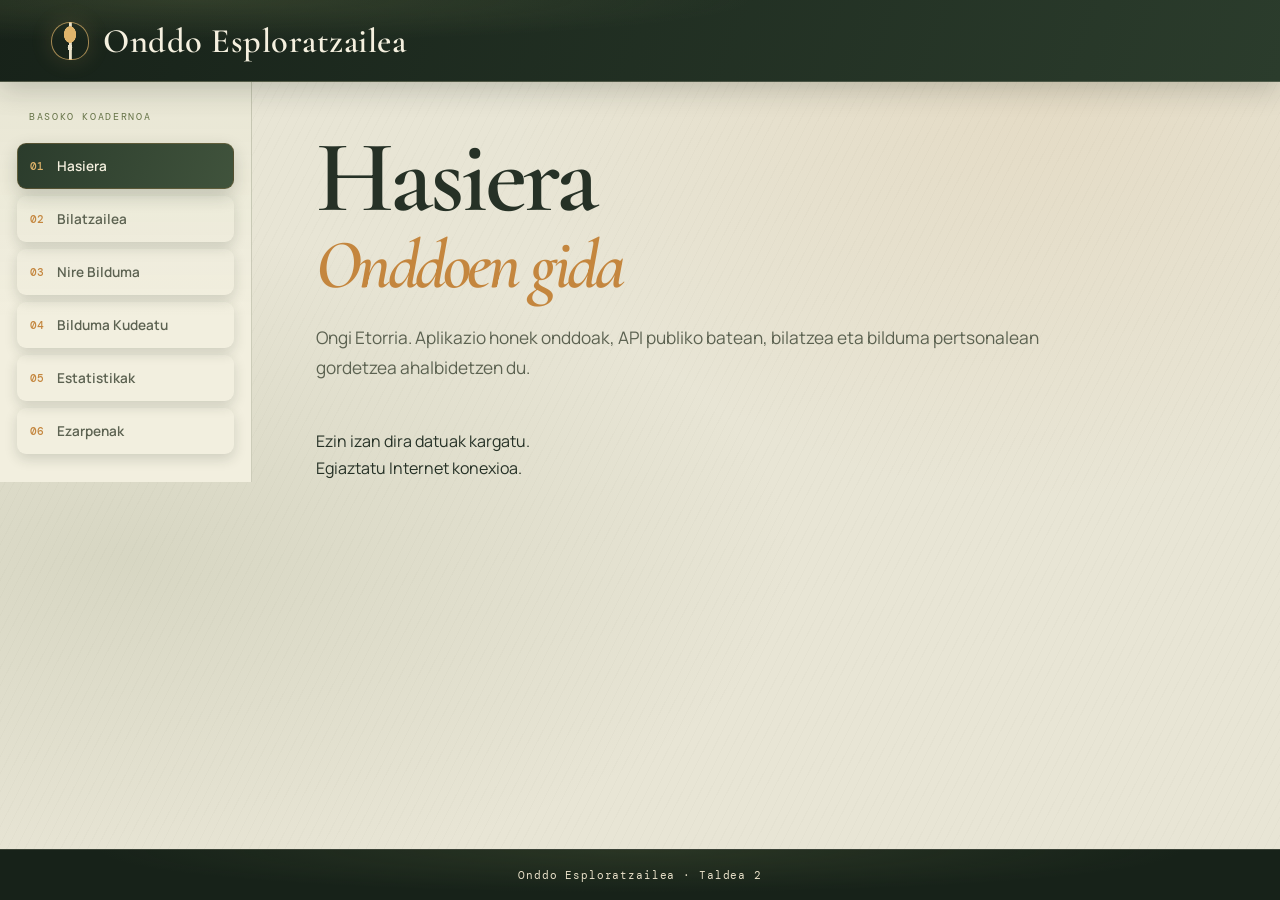
<file: index.html>
<!DOCTYPE html>
<html lang="eu">
<head>
  <meta charset="UTF-8">
  <meta name="viewport" content="width=device-width, initial-scale=1.0">
  <title>Onddo esploratzailea</title>
  <link rel="stylesheet" href="css/styles.css">
</head>
<body>

  <header id="goiburua">
    <h1>Onddo Esploratzailea</h1>
  </header>

  <div id="biltegi-nagusia">

    <nav id="menu-nagusia">
      <button data-seccion="hasiera" class="active">Hasiera</button>
      <button data-seccion="bilatzaile">Bilatzailea</button>
      <button data-seccion="bilduma">Nire Bilduma</button>
      <button data-seccion="kudeatuBilduma">Bilduma Kudeatu</button>
      <button data-seccion="estatistikak">Estatistikak</button>
      <button data-seccion="ezarpenak">Ezarpenak</button>
    </nav>

    <main>
      <section id="atala-hasiera" class="atala aktiboa"></section>
      <section id="atala-bilatzaile" class="atala"></section>
      <section id="atala-bilduma" class="atala"></section>
      <section id="atala-kudeatuBilduma" class="atala"></section>
      <section id="atala-estatistikak" class="atala"></section>
      <section id="atala-ezarpenak" class="atala"></section>
    </main>

  </div>

  <footer id="oina">
    <p> Onddo Esploratzailea · Taldea 2</p>
  </footer>

  <script src="js/item.js"></script>
  <script type="module" src="js/bildumaStorage.js"></script>
  <script src="js/api.js"></script>
  <script type="module" src="js/app.js"></script>
</body>
</html>
</file>
<file: css/styles.css>
@import url('https://fonts.googleapis.com/css2?family=Cormorant+Garamond:wght@500;600;700&family=DM+Mono:wght@400;500&family=Manrope:wght@400;500;600;700&display=swap');

/* Variables de tema */
:root {
  color-scheme: light;
  --forest-950: #172219;
  --forest-900: #202d22;
  --forest-800: #2b3c2c;
  --forest-700: #40533c;
  --moss-600: #667448;
  --moss-500: #7d8956;
  --olive-300: #c1bd8b;
  --cream-100: #f5f0df;
  --cream-200: #e9e1c9;
  --bark-800: #513e2d;
  --bark-700: #70543a;
  --ochre-500: #c4863e;
  --ochre-300: #dfb46b;
  --rust-500: #a64f3d;
  --page: #e8e5d5;
  --surface: #f2efdf;
  --surface-raised: #f8f5e9;
  --ink: #263126;
  --ink-soft: #5c6251;
  --line: rgba(68, 77, 52, 0.22);
  --shadow-deep: 0 22px 55px rgba(27, 35, 24, 0.16);
  --shadow-card: 0 12px 30px rgba(37, 45, 28, 0.11);
  --radius-large: 22px;
  --radius-medium: 14px;
  --radius-small: 9px;
}

html.dark {
  color-scheme: dark;
  --page: #1c261e;
  --surface: #253126;
  --surface-raised: #2d392c;
  --ink: #eee8d7;
  --ink-soft: #c2bea9;
  --line: rgba(218, 210, 177, 0.2);
  --shadow-deep: 0 22px 55px rgba(0, 0, 0, 0.3);
  --shadow-card: 0 12px 30px rgba(0, 0, 0, 0.22);
}

/* Fondo y tipografía */
* {
  box-sizing: border-box;
}

html {
  min-width: 320px;
  scroll-behavior: smooth;
}

body {
  min-height: 100vh;
  margin: 0;
  display: flex;
  flex-direction: column;
  color: var(--ink);
  font-family: 'Manrope', sans-serif;
  background-color: var(--page);
  background-image:
    radial-gradient(ellipse at 82% 8%, rgba(196, 134, 62, 0.11), transparent 34rem),
    radial-gradient(ellipse at 10% 62%, rgba(102, 116, 72, 0.13), transparent 42rem),
    repeating-linear-gradient(117deg, transparent 0 7px, rgba(55, 62, 39, 0.018) 7px 8px);
  transition: background-color 240ms ease, color 240ms ease;
}

html.dark body {
  background-image:
    radial-gradient(ellipse at 82% 8%, rgba(196, 134, 62, 0.1), transparent 34rem),
    radial-gradient(ellipse at 10% 62%, rgba(102, 116, 72, 0.13), transparent 42rem),
    repeating-linear-gradient(117deg, transparent 0 7px, rgba(240, 230, 200, 0.018) 7px 8px);
}

#jan-kaleidoskopioa {
  position: fixed;
  z-index: 999;
  inset: 0;
  width: 100vw;
  height: 100vh;
  background: #090d0a;
  cursor: pointer;
  animation: kaleidoskopioa-sartu 500ms ease both;
}

@keyframes kaleidoskopioa-sartu {
  from { opacity: 0; }
  to   { opacity: 0.94; }
}

::selection {
  color: var(--forest-950);
  background: var(--ochre-300);
}

h1,
h2,
h3,
h4 {
  color: var(--ink);
}

h2,
h3 {
  font-family: 'Cormorant Garamond', Georgia, serif;
  font-weight: 600;
}

p {
  line-height: 1.7;
}

/* Cabecera */
#goiburua {
  position: relative;
  z-index: 3;
  display: flex;
  align-items: center;
  min-height: 82px;
  padding: 14px clamp(20px, 4vw, 58px);
  border-bottom: 1px solid rgba(232, 225, 201, 0.2);
  color: var(--cream-100);
  background:
    radial-gradient(ellipse at 15% 0%, rgba(125, 137, 86, 0.24), transparent 35rem),
    linear-gradient(110deg, var(--forest-950), var(--forest-800));
  box-shadow: 0 8px 26px rgba(20, 29, 21, 0.19);
}

#goiburua h1 {
  display: flex;
  align-items: center;
  gap: 14px;
  margin: 0;
  color: var(--cream-100);
  font-family: 'Cormorant Garamond', Georgia, serif;
  font-size: clamp(1.65rem, 3vw, 2.15rem);
  font-weight: 600;
  letter-spacing: 0.015em;
}

#goiburua h1::before {
  width: 36px;
  height: 36px;
  flex: 0 0 36px;
  border: 1px solid rgba(223, 180, 107, 0.7);
  border-radius: 50% 50% 44% 48%;
  background:
    radial-gradient(ellipse at 50% 32%, var(--ochre-300) 0 23%, transparent 25%),
    radial-gradient(ellipse at 50% 68%, var(--cream-200) 0 9%, transparent 10%),
    linear-gradient(90deg, transparent 46%, var(--cream-200) 47% 54%, transparent 55%);
  box-shadow: 0 0 22px rgba(223, 180, 107, 0.16);
  content: '';
}

/* Estructura principal y menú lateral */
#biltegi-nagusia {
  display: flex;
  flex: 1;
  min-height: 0;
}

#menu-nagusia {
  position: sticky;
  top: 0;
  display: flex;
  flex: 0 0 252px;
  flex-direction: column;
  gap: 7px;
  align-self: flex-start;
  width: 252px;
  max-height: 100vh;
  padding: 28px 17px;
  overflow-y: auto;
  border-right: 1px solid var(--line);
  background:
    linear-gradient(180deg, rgba(102, 116, 72, 0.07), transparent 60%),
    var(--surface);
  counter-reset: menu-item;
}

#menu-nagusia::before {
  margin: 0 12px 13px;
  color: var(--moss-600);
  font-family: 'DM Mono', monospace;
  font-size: 0.64rem;
  letter-spacing: 0.16em;
  content: 'BASOKO KOADERNOA';
}

#menu-nagusia button {
  display: flex;
  align-items: center;
  gap: 12px;
  width: 100%;
  min-height: 46px;
  padding: 10px 12px;
  border: 1px solid transparent;
  border-radius: var(--radius-small);
  color: var(--ink-soft);
  background: transparent;
  cursor: pointer;
  font: 600 0.85rem 'Manrope', sans-serif;
  text-align: left;
  transition: color 180ms ease, background 180ms ease, border-color 180ms ease, transform 180ms ease;
  counter-increment: menu-item;
}

#menu-nagusia button::before {
  color: var(--ochre-500);
  font: 500 0.67rem 'DM Mono', monospace;
  letter-spacing: 0.03em;
  content: '0' counter(menu-item);
}

#menu-nagusia button:hover {
  transform: translateX(3px);
  border-color: var(--line);
  color: var(--forest-700);
  background: rgba(125, 137, 86, 0.1);
}

html.dark #menu-nagusia button:hover {
  color: var(--cream-100);
}

#menu-nagusia button.active {
  border-color: rgba(196, 134, 62, 0.26);
  color: var(--cream-100);
  background: linear-gradient(110deg, var(--forest-800), var(--forest-700));
  box-shadow: 0 7px 18px rgba(32, 45, 34, 0.2);
}

#menu-nagusia button.active::before {
  color: var(--ochre-300);
}

main {
  flex: 1;
  min-width: 0;
  padding: clamp(24px, 4vw, 58px) clamp(20px, 5vw, 76px);
}

.atala {
  display: none;
  width: min(100%, 1320px);
  margin: 0 auto;
  animation: rise-in 420ms ease both;
}

.atala.aktiboa {
  display: block;
}

.atala > h2 {
  margin: 0 0 28px;
  font-size: clamp(2.35rem, 5vw, 4.25rem);
  line-height: 0.98;
  letter-spacing: -0.035em;
}

.atala > h2::after {
  display: block;
  width: 76px;
  height: 3px;
  margin-top: 17px;
  border-radius: 4px;
  background: linear-gradient(90deg, var(--ochre-500), var(--moss-500));
  content: '';
}

/* Inicio y tarjetas de imágenes */
#atala-hasiera > h2 {
  max-width: 700px;
  margin-bottom: 20px;
  color: var(--ink);
  font-size: clamp(3.2rem, 8vw, 6.5rem);
  line-height: 0.86;
}

#atala-hasiera > h2::after {
  width: auto;
  height: auto;
  margin-top: 7px;
  color: var(--ochre-500);
  background: none;
  content: 'Onddoen gida';
  font-size: 0.68em;
  font-style: italic;
  line-height: 1.08;
}

#ongi-etorria {
  max-width: 760px;
  margin: 0 0 30px;
  color: var(--ink-soft);
  font-size: clamp(0.98rem, 1.35vw, 1.12rem);
}

#egoera,
#egoera-bilatzen {
  color: var(--moss-600);
  font: 0.75rem 'DM Mono', monospace;
  letter-spacing: 0.035em;
}

#hasiera-div {
  display: grid;
  grid-template-columns: repeat(3, minmax(0, 1fr));
  gap: clamp(12px, 2vw, 22px);
  padding: 0;
  border: 0;
  background: transparent;
  box-shadow: none;
}

.random-card {
  position: relative;
  min-width: 0;
  min-height: clamp(230px, 27vw, 370px);
  margin: 0;
  padding: 0;
  overflow: hidden;
  border: 1px solid rgba(245, 240, 223, 0.36);
  border-radius: var(--radius-large);
  background:
    radial-gradient(ellipse at 52% 25%, rgba(223, 180, 107, 0.24), transparent 55%),
    linear-gradient(145deg, var(--moss-600), var(--forest-900));
  box-shadow: var(--shadow-card);
  cursor: pointer;
  transition: transform 260ms ease, box-shadow 260ms ease;
}

.random-card::after {
  position: absolute;
  inset: 30% 0 0;
  background: linear-gradient(180deg, transparent, rgba(20, 27, 20, 0.68));
  content: '';
  pointer-events: none;
}

.random-card:hover {
  transform: translateY(-6px);
  box-shadow: 0 20px 38px rgba(37, 45, 28, 0.24), 0 0 25px rgba(223, 180, 107, 0.12);
}

.random-card img {
  display: block;
  width: 100%;
  height: 100%;
  min-height: inherit;
  max-height: none;
  object-fit: cover;
  transition: transform 700ms cubic-bezier(0.2, 0.7, 0.2, 1);
}

.random-card:hover img {
  transform: scale(1.045);
}

.random-card::before {
  position: absolute;
  z-index: 2;
  right: 16px;
  bottom: 14px;
  color: var(--cream-100);
  content: 'HANDITZEKO SAKATU';
  font: 0.62rem 'DM Mono', monospace;
  letter-spacing: 0.08em;
  pointer-events: none;
  text-shadow: 0 1px 8px rgba(0, 0, 0, 0.7);
}

.random-card:focus-visible {
  outline: 3px solid var(--ochre-300);
  outline-offset: 4px;
}

.random-card.handituta {
  position: fixed;
  z-index: 100;
  top: 50%;
  left: 50%;
  width: min(88vw, 1100px);
  height: min(86vh, 760px);
  min-height: 0;
  transform: translate(-50%, -50%);
  cursor: zoom-out;
  box-shadow:
    0 0 0 100vmax rgba(15, 21, 16, 0.84),
    0 28px 90px rgba(0, 0, 0, 0.55),
    0 0 38px rgba(223, 180, 107, 0.18);
}

.random-card.handituta:hover {
  transform: translate(-50%, -50%);
}

.random-card.handituta::before {
  content: 'IXTEKO SAKATU';
}

.random-card.handituta img {
  height: 100%;
  min-height: 0;
  padding: 14px;
  background: var(--forest-950);
  object-fit: contain;
}

/* Paneles, resultados y formularios */
.panel {
  min-width: 0;
  padding: clamp(17px, 2.4vw, 27px);
  border: 1px solid var(--line);
  border-radius: var(--radius-medium);
  background:
    linear-gradient(135deg, rgba(255, 255, 255, 0.26), transparent 43%),
    repeating-linear-gradient(0deg, transparent 0 8px, rgba(80, 74, 51, 0.018) 8px 9px),
    var(--surface);
  box-shadow: var(--shadow-card);
}

html.dark .panel {
  background:
    linear-gradient(135deg, rgba(238, 232, 215, 0.035), transparent 43%),
    repeating-linear-gradient(0deg, transparent 0 8px, rgba(238, 232, 215, 0.018) 8px 9px),
    var(--surface);
}

.panel h3 {
  margin: 0 0 15px;
  color: var(--forest-700);
  font-size: 1.65rem;
  line-height: 1.05;
}

html.dark .panel h3 {
  color: var(--olive-300);
}

.panel h4 {
  margin: 0 0 14px;
  color: var(--ink-soft);
  font-size: 0.9rem;
  font-weight: 500;
}

#bilaketa,
#bilduma-kontrolak,
#ekintzak-kudeatu {
  margin-bottom: 24px;
}

#form-bilatzaile {
  display: grid;
  grid-template-columns: minmax(150px, 0.8fr) minmax(180px, 1.5fr) auto;
  gap: 10px;
  align-items: start;
}

#iradokizunak-bilaketa {
  grid-column: 2;
  width: 100%;
}

#form-bilatzaile > button {
  grid-column: 3;
  grid-row: 1;
}

input,
select,
textarea {
  width: 100%;
  min-height: 43px;
  padding: 10px 12px;
  border: 1px solid var(--line);
  border-radius: var(--radius-small);
  outline: none;
  color: var(--ink);
  background-color: var(--surface-raised);
  font: 0.88rem 'Manrope', sans-serif;
  transition: border-color 180ms ease, box-shadow 180ms ease, background-color 180ms ease;
}

textarea {
  min-height: 100px;
  resize: vertical;
}

input:focus,
select:focus,
textarea:focus {
  border-color: var(--ochre-500);
  box-shadow: 0 0 0 3px rgba(196, 134, 62, 0.18);
}

input[type='checkbox'] {
  width: 19px;
  min-height: 19px;
  accent-color: var(--moss-600);
  vertical-align: middle;
}

label {
  color: var(--ink-soft);
  font-size: 0.82rem;
  font-weight: 600;
}

button {
  min-height: 42px;
  padding: 10px 17px;
  border: 1px solid transparent;
  border-radius: 999px;
  color: var(--cream-100);
  background: linear-gradient(115deg, var(--forest-800), var(--moss-600));
  box-shadow: 0 5px 13px rgba(32, 45, 34, 0.16);
  cursor: pointer;
  font: 700 0.8rem 'Manrope', sans-serif;
  transition: transform 180ms ease, box-shadow 180ms ease, filter 180ms ease;
}

button:hover:not(:disabled) {
  transform: translateY(-2px);
  box-shadow: 0 8px 19px rgba(32, 45, 34, 0.24), 0 0 20px rgba(223, 180, 107, 0.15);
  filter: brightness(1.08);
}

button:focus-visible {
  outline: 3px solid var(--ochre-300);
  outline-offset: 3px;
}

button:disabled {
  cursor: not-allowed;
  opacity: 0.65;
}

#botoia-hustu,
.botoia-ezabatu {
  background: linear-gradient(115deg, #713e32, var(--rust-500));
}

.iradokizuna {
  padding: 9px 11px;
  border: 1px solid var(--line);
  border-radius: 0;
  color: var(--ink);
  background-color: var(--surface-raised);
  cursor: pointer;
  font-size: 0.82rem;
}

.iradokizuna:hover {
  background-color: var(--cream-200);
}

html.dark .iradokizuna:hover {
  background-color: var(--forest-700);
}

#egoera-bilatzen:empty,
#bilduma-kontrolak:empty {
  display: none;
}

/* Buscador, colección y fichas */
.bilatzaile-edukia,
.bilduma-edukiak {
  display: grid;
  grid-template-columns: minmax(0, 1.7fr) minmax(270px, 0.9fr);
  gap: clamp(15px, 2.3vw, 25px);
  align-items: start;
}

#panel-hautatua,
#panel-bilduma {
  position: sticky;
  top: 22px;
  max-height: calc(100vh - 44px);
  overflow-y: auto;
  scrollbar-color: var(--moss-500) transparent;
}

#emaitzak-bilaketa,
#lista-bilduma,
#lista-kudeatu {
  display: grid;
  grid-template-columns: repeat(auto-fit, minmax(min(100%, 190px), 1fr));
  gap: 14px;
}

.item-card {
  min-width: 0;
  margin: 0;
  padding: 13px;
  border: 1px solid var(--line);
  border-radius: var(--radius-medium);
  background:
    radial-gradient(ellipse at 100% 0%, rgba(196, 134, 62, 0.1), transparent 65%),
    var(--surface-raised);
  box-shadow: 0 7px 18px rgba(37, 45, 28, 0.07);
  cursor: pointer;
  transition: transform 200ms ease, border-color 200ms ease, box-shadow 200ms ease;
}

.item-card:hover {
  transform: translateY(-3px);
  border-color: rgba(196, 134, 62, 0.62);
  box-shadow: 0 12px 24px rgba(37, 45, 28, 0.13), 0 0 17px rgba(223, 180, 107, 0.09);
}

.jan-botoia {
  margin-top: 4px;
  background: linear-gradient(115deg, var(--rust-500), var(--ochre-500));
}

.item-card.hautatua {
  outline: 2px solid var(--ochre-500);
  outline-offset: 2px;
}

.item-card img {
  display: block;
  width: 100%;
  height: 180px;
  margin-bottom: 12px;
  border-radius: 10px;
  background: linear-gradient(145deg, var(--moss-600), var(--forest-800));
  object-fit: cover;
}

.item-card h3 {
  margin: 0 0 10px;
  color: var(--forest-800);
  font-size: 1.45rem;
}

html.dark .item-card h3 {
  color: var(--cream-100);
}

.item-card p {
  margin: 0 0 9px;
  color: var(--ink-soft);
  font-size: 0.83rem;
  line-height: 1.55;
  overflow-wrap: anywhere;
}

.item-card p strong {
  color: var(--bark-700);
  font-weight: 700;
}

html.dark .item-card p strong {
  color: var(--ochre-300);
}

#xehetasunak-item .item-card,
#xehetasun-bilduma .item-card,
#xehetasun-estatistikak .item-card {
  margin-bottom: 16px;
  cursor: default;
}

#xehetasunak-item .item-card:hover,
#xehetasun-bilduma .item-card:hover,
#xehetasun-estatistikak .item-card:hover {
  transform: none;
}

#form-bildumara,
.form-editatu {
  display: grid;
  gap: 9px;
}

#form-bildumara br {
  display: none;
}

.form-editatu {
  grid-template-columns: 1fr;
}

.balorazio-kontrola {
  min-width: 0;
  margin: 0;
  padding: 0;
  border: 0;
}

.balorazio-kontrola legend {
  margin-bottom: 7px;
  padding: 0;
  color: var(--ink-soft);
  font-size: 0.82rem;
  font-weight: 600;
}

.izar-hautaketa {
  position: relative;
  display: flex;
  flex-direction: row-reverse;
  justify-content: flex-end;
  width: max-content;
  gap: 3px;
}

.izar-hautaketa input[type='radio'] {
  position: absolute;
  width: 1px;
  height: 1px;
  min-height: 0;
  margin: -1px;
  padding: 0;
  overflow: hidden;
  clip-path: inset(50%);
  white-space: nowrap;
}

.izar-hautaketa label {
  display: grid;
  width: 38px;
  height: 38px;
  place-items: center;
  border-radius: 8px;
  color: var(--ink-soft);
  cursor: pointer;
  font-size: 1.75rem;
  line-height: 1;
  transition: color 150ms ease, transform 150ms ease, text-shadow 150ms ease;
}

.izar-hautaketa input:checked + label,
.izar-hautaketa input:checked ~ input + label,
.izar-hautaketa label:hover,
.izar-hautaketa label:hover ~ input + label {
  color: var(--ochre-300);
  text-shadow: 0 0 14px rgba(223, 180, 107, 0.38);
}

.izar-hautaketa label:hover {
  transform: scale(1.12);
}

.izar-hautaketa input:focus-visible + label {
  outline: 2px solid var(--ochre-500);
  outline-offset: 2px;
}

.sr-only {
  position: absolute;
  width: 1px;
  height: 1px;
  padding: 0;
  margin: -1px;
  overflow: hidden;
  clip-path: inset(50%);
  white-space: nowrap;
}

#bilduma-kontrolak form {
  display: grid;
  grid-template-columns: repeat(3, minmax(0, 1fr)) auto;
  gap: 12px 18px;
  align-items: end;
}

#bilduma-kontrolak form > div {
  display: flex;
  flex-direction: column;
  gap: 7px;
}

#bilduma-kontrolak form select {
  width: 100%;
}

#bilduma-kontrolak form button {
  justify-self: start;
}

/* Estadísticas */
.estatistikak-edukia > p {
  padding: 12px 0;
  border-bottom: 1px solid var(--line);
  color: var(--ink);
}

.estatistikak-edukia > p:nth-of-type(-n + 2) {
  font-size: clamp(1.35rem, 2.8vw, 2rem);
  font-weight: 700;
  line-height: 1.2;
}

.estatistikak-edukia > p strong {
  display: block;
  margin-bottom: 4px;
  color: var(--moss-600);
  font: 0.68rem 'DM Mono', monospace;
  letter-spacing: 0.045em;
  text-transform: uppercase;
}

.estatistikak-edukia h3 {
  margin: 22px 0 8px;
}

.estatistikak-edukia ul {
  display: grid;
  grid-template-columns: repeat(auto-fit, minmax(130px, 1fr));
  gap: 8px;
  margin: 0;
  padding: 0;
  list-style: none;
}

.estatistikak-edukia > h3 {
  padding-top: 16px;
  border-top: 1px solid var(--line);
}

.estatistikak-edukia li {
  padding: 10px 12px;
  border: 1px solid var(--line);
  border-radius: var(--radius-small);
  color: var(--ink-soft);
  background: var(--surface-raised);
  font: 0.78rem 'DM Mono', monospace;
}

#emaitzak-estatistikak > h3:first-of-type + ul {
  grid-template-columns: minmax(0, 1fr);
  gap: 14px;
}

.balorazio-lerro {
  display: grid;
  grid-template-columns: 48px minmax(0, 1fr) 24px;
  gap: 12px;
  align-items: center;
  min-height: 28px;
  padding: 0 !important;
  border: 0 !important;
  border-radius: 0 !important;
  color: var(--ink);
  background: transparent !important;
  box-shadow: none !important;
  font: 0.82rem 'DM Mono', monospace;
}

.balorazio-etiketa {
  color: var(--ochre-500);
  white-space: nowrap;
}

.balorazio-etiketa span {
  color: var(--ochre-300);
  font-size: 1.08rem;
}

.balorazio-barra {
  display: block;
  width: 100%;
  height: 10px;
  overflow: hidden;
  border: 0;
  border-radius: 3px;
  appearance: none;
  background-color: var(--forest-950);
}

.balorazio-barra::-webkit-progress-bar {
  border-radius: 3px;
  background-color: var(--forest-950);
}

.balorazio-barra::-webkit-progress-value {
  border-radius: 3px;
  background: linear-gradient(90deg, var(--ochre-500), var(--ochre-300));
  transition: width 350ms ease;
}

.balorazio-barra::-moz-progress-bar {
  border-radius: 3px;
  background: linear-gradient(90deg, var(--ochre-500), var(--ochre-300));
}

.balorazio-kopurua {
  color: var(--ink);
  text-align: right;
  font-size: 0.8rem;
}

#emaitzak-estatistikak > h3:first-of-type + ul > li:hover {
  background: transparent;
}

#emaitzak-estatistikak > h3:nth-of-type(2) + ul {
  grid-template-columns: repeat(auto-fit, minmax(min(100%, 145px), 1fr));
  gap: 10px;
  counter-reset: mushroom-type;
}

#emaitzak-estatistikak > h3:nth-of-type(2) + ul > li {
  display: flex;
  min-height: 58px;
  align-items: center;
  gap: 10px;
  border-left: 3px solid var(--moss-500);
  border-radius: 5px 12px 12px 5px;
  background:
    linear-gradient(105deg, rgba(102, 116, 72, 0.12), transparent 82%),
    var(--surface-raised);
  font-size: 0.75rem;
  overflow-wrap: anywhere;
  counter-increment: mushroom-type;
  transition: transform 180ms ease, border-color 180ms ease, box-shadow 180ms ease;
}

#emaitzak-estatistikak > h3:nth-of-type(2) + ul > li::before {
  display: grid;
  width: 27px;
  height: 27px;
  flex: 0 0 27px;
  place-items: center;
  border: 1px solid rgba(102, 116, 72, 0.28);
  border-radius: 50%;
  color: var(--moss-600);
  content: counter(mushroom-type, decimal-leading-zero);
  font-size: 0.61rem;
}

#emaitzak-estatistikak > h3:nth-of-type(2) + ul > li:nth-child(even) {
  border-left-color: var(--rust-500);
  background:
    linear-gradient(105deg, rgba(166, 79, 61, 0.11), transparent 82%),
    var(--surface-raised);
}

#emaitzak-estatistikak > h3:nth-of-type(2) + ul > li:nth-child(even)::before {
  border-color: rgba(166, 79, 61, 0.28);
  color: var(--rust-500);
}

#emaitzak-estatistikak > h3:nth-of-type(2) + ul > li:hover {
  transform: translateY(-2px);
  box-shadow: 0 8px 16px rgba(37, 45, 28, 0.1);
}

.estatistika-botoia {
  min-height: auto;
  margin: 5px 0;
  padding: 8px 13px;
  background: linear-gradient(115deg, var(--bark-700), var(--ochre-500));
  text-align: left;
}

/* Ajustes y pie de página */
#atala-ezarpenak > div > .panel {
  display: flex;
  align-items: center;
  justify-content: space-between;
  gap: 20px;
  margin-bottom: 14px;
}

#atala-ezarpenak select {
  width: auto;
  min-width: 160px;
}

#atala-ezarpenak > div > br {
  display: none;
}

#oina {
  padding: 18px 24px;
  border-top: 1px solid rgba(232, 225, 201, 0.16);
  color: var(--cream-200);
  background:
    radial-gradient(ellipse at 50% 0%, rgba(102, 116, 72, 0.24), transparent 60%),
    var(--forest-950);
  text-align: center;
}

#oina p {
  margin: 0;
  font: 0.67rem 'DM Mono', monospace;
  letter-spacing: 0.08em;
}

/* El proyecto aún no incluye un bloque o una acción de comparación. */

/* Animaciones y accesibilidad */
@keyframes rise-in {
  from {
    opacity: 0;
  }
  to {
    opacity: 1;
  }
}

@media (prefers-reduced-motion: reduce) {
  *,
  *::before,
  *::after {
    scroll-behavior: auto !important;
    animation-duration: 0.01ms !important;
    animation-iteration-count: 1 !important;
    transition-duration: 0.01ms !important;
  }
}

/* Responsive */
@media (max-width: 1000px) {
  #menu-nagusia {
    flex-basis: 218px;
    width: 218px;
    padding-right: 12px;
    padding-left: 12px;
  }

  main {
    padding-right: clamp(18px, 3vw, 34px);
    padding-left: clamp(18px, 3vw, 34px);
  }

  .bilatzaile-edukia,
  .bilduma-edukiak {
    grid-template-columns: minmax(0, 1.35fr) minmax(240px, 0.9fr);
  }
}

@media (max-width: 800px) {
  #biltegi-nagusia {
    flex-direction: column;
  }

  #menu-nagusia {
    position: sticky;
    z-index: 2;
    top: 0;
    flex: none;
    flex-direction: row;
    gap: 6px;
    width: 100%;
    max-height: none;
    padding: 9px 14px;
    overflow-x: auto;
    overflow-y: hidden;
    border-right: 0;
    border-bottom: 1px solid var(--line);
    scrollbar-width: thin;
  }

  #menu-nagusia::before {
    display: none;
  }

  #menu-nagusia button {
    flex: 0 0 auto;
    width: auto;
    min-height: 40px;
    padding: 8px 11px;
    white-space: nowrap;
  }

  #menu-nagusia button:hover {
    transform: translateY(-1px);
  }

  #menu-nagusia button::before {
    font-size: 0.61rem;
  }

  main {
    padding-top: 32px;
    padding-bottom: 40px;
  }

  .bilatzaile-edukia,
  .bilduma-edukiak {
    grid-template-columns: 1fr;
  }

  #panel-hautatua,
  #panel-bilduma {
    position: static;
    max-height: none;
  }

  #bilduma-kontrolak form {
    grid-template-columns: repeat(2, minmax(0, 1fr));
  }

  #bilduma-kontrolak form button {
    align-self: end;
  }
}

@media (max-width: 600px) {
  #goiburua {
    min-height: 68px;
    padding: 12px 18px;
  }

  #goiburua h1 {
    gap: 10px;
    font-size: 1.55rem;
  }

  #goiburua h1::before {
    width: 31px;
    height: 31px;
    flex-basis: 31px;
  }

  main {
    padding: 27px 16px 34px;
  }

  .atala > h2 {
    margin-bottom: 22px;
  }

  #hasiera-div {
    grid-template-columns: 1fr;
    gap: 13px;
  }

  .random-card {
    min-height: 245px;
  }

  #form-bilatzaile {
    grid-template-columns: 1fr;
  }

  #iradokizunak-bilaketa,
  #form-bilatzaile > button {
    grid-column: 1;
    grid-row: auto;
  }

  #bilduma-kontrolak form {
    grid-template-columns: 1fr;
    gap: 13px;
  }

  #bilduma-kontrolak form button {
    justify-self: stretch;
  }

  #emaitzak-bilaketa,
  #lista-bilduma,
  #lista-kudeatu {
    grid-template-columns: repeat(auto-fit, minmax(min(100%, 155px), 1fr));
  }

  #atala-ezarpenak > div > .panel {
    align-items: flex-start;
  }

  #oina {
    padding: 15px 18px;
  }
}
</file>
